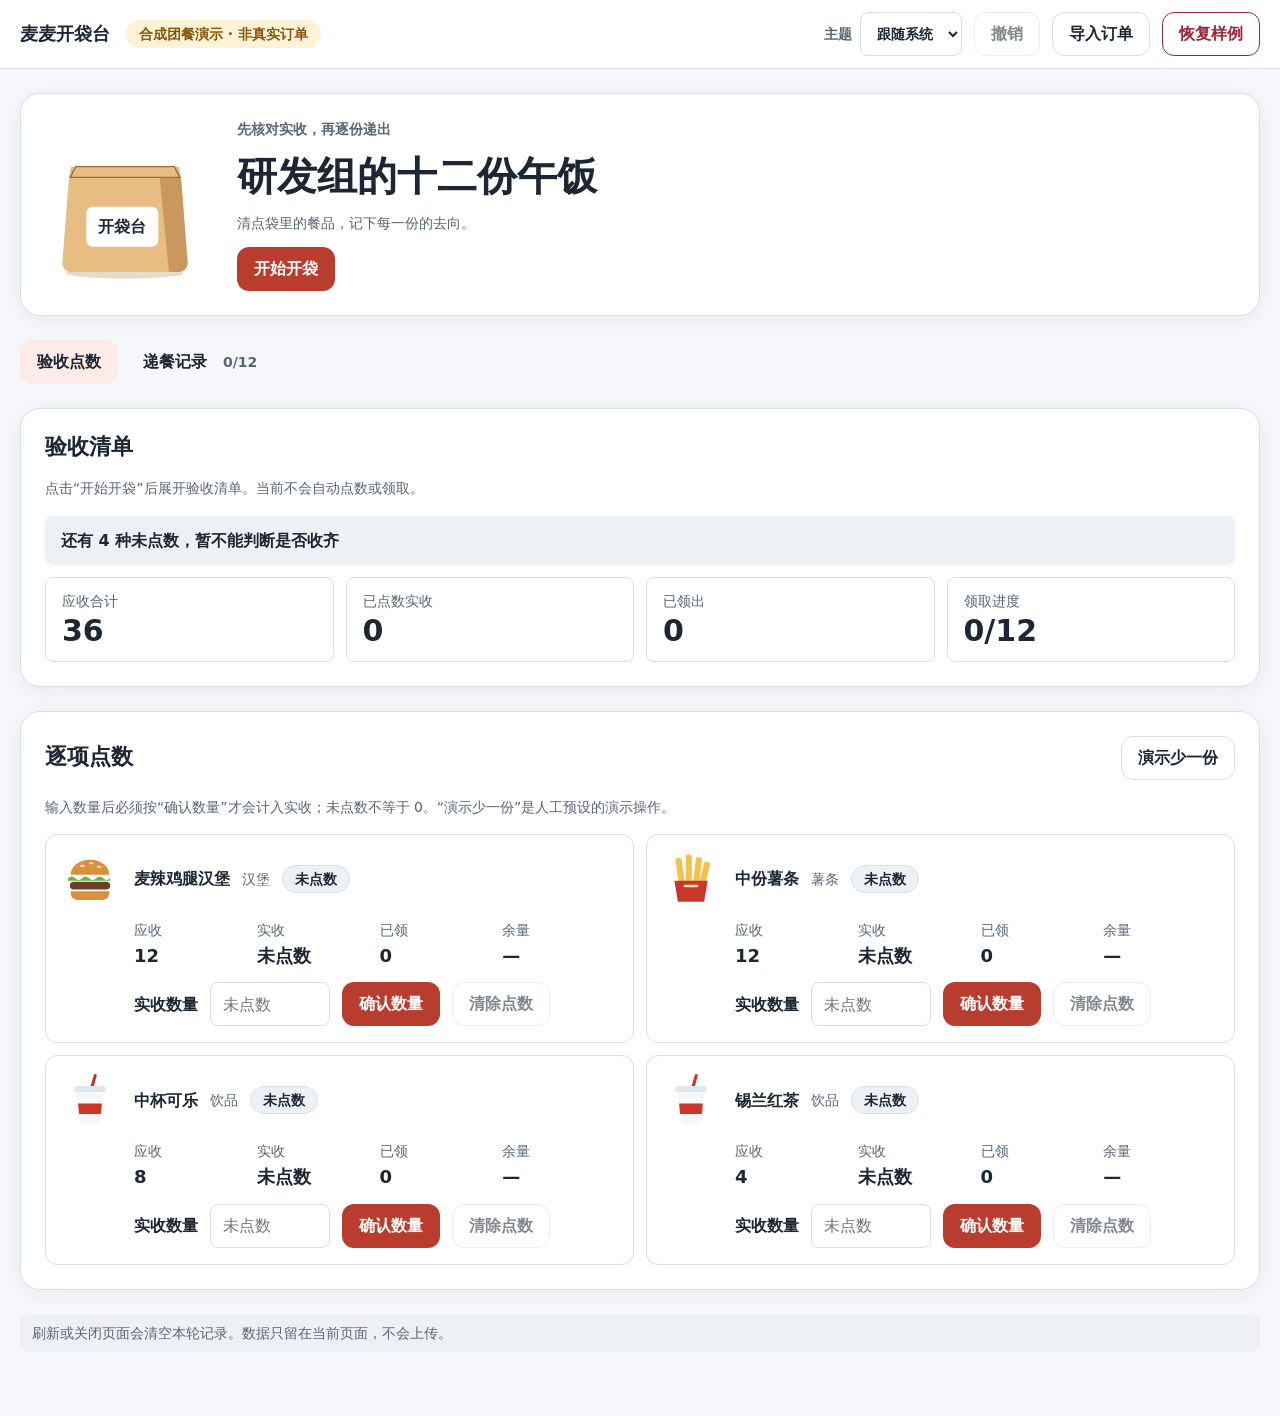
<file: prototype/index.html>
<!doctype html>
<html lang="zh-CN">
<head>
  <meta charset="utf-8">
  <meta name="viewport" content="width=device-width, initial-scale=1">
  <meta name="color-scheme" content="light dark">
  <meta name="description" content="多人团餐到货后的本地开袋验收与递餐记录。人工点数，看清缺件，记录每份餐的领取。">
  <link rel="icon" href="data:,">
  <title>麦麦开袋台</title>
  <link rel="stylesheet" href="styles.css">
</head>
<body>
  <svg class="sprite" aria-hidden="true" focusable="false">
    <symbol id="icon-burger" viewBox="0 0 64 64">
      <path d="M10 27c0-10 10-17 22-17s22 7 22 17z" fill="#d9903d"/>
      <path d="M22 17h3M32 14h3M41 18h3" stroke="#f6dfb0" stroke-width="2.4" stroke-linecap="round"/>
      <path d="M7 31q4-4 8 0t8 0 8 0 8 0 8 0 8 0v3H7z" fill="#6fae4b"/>
      <rect x="9" y="35" width="46" height="9" rx="4.5" fill="#6b3d27"/>
      <path d="M10 46h44v2c0 5-4 8-9 8H19c-5 0-9-3-9-8z" fill="#d9903d"/>
    </symbol>
    <symbol id="icon-fries" viewBox="0 0 64 64">
      <g fill="#f2c14e">
        <rect x="17" y="8" width="7" height="30" rx="2" transform="rotate(-8 20 30)"/>
        <rect x="26" y="4" width="7" height="34" rx="2"/>
        <rect x="35" y="7" width="7" height="31" rx="2" transform="rotate(7 38 30)"/>
        <rect x="43" y="12" width="7" height="26" rx="2" transform="rotate(14 46 30)"/>
      </g>
      <path d="M13 34h38l-4 24H17z" fill="#c9372c"/>
      <path d="M25 40h14" stroke="#ffe6a8" stroke-width="3" stroke-linecap="round"/>
    </symbol>
    <symbol id="icon-drink" viewBox="0 0 64 64">
      <path d="M38 4l-4 14" stroke="#c9372c" stroke-width="3.5" stroke-linecap="round"/>
      <rect x="14" y="16" width="36" height="7" rx="3" fill="#dfe6ee"/>
      <path d="M17 23h30l-3 33c0 2-2 4-4 4H24c-2 0-4-2-4-4z" fill="#f5f7fa"/>
      <path d="M18.4 36h27.2l-1.1 12H19.5z" fill="#c9372c"/>
    </symbol>
    <symbol id="icon-other" viewBox="0 0 64 64">
      <path d="M14 20h36l4 36H10z" fill="#e8bd84"/>
      <path d="M22 20c0-8 4-12 10-12s10 4 10 12" fill="none" stroke="#a16c32" stroke-width="3.5" stroke-linecap="round"/>
      <path d="M14 20h36l1 8H13z" fill="#a16c32"/>
    </symbol>
  </svg>
  <a class="skip" href="#main">跳到主要内容</a>

  <header class="topbar">
    <strong class="brand">麦麦开袋台</strong>
    <span id="source-badge" class="pill pill-synthetic">合成团餐演示 · 非真实订单</span>
    <div class="tools">
      <label class="theme">主题
        <select id="theme">
          <option value="system" selected>跟随系统</option>
          <option value="light">浅色</option>
          <option value="dark">深色</option>
        </select>
      </label>
      <button type="button" id="undo" class="btn btn-secondary" data-action="undo" disabled>撤销</button>
      <button type="button" class="btn btn-secondary" data-action="import-open">导入订单</button>
      <button type="button" class="btn btn-danger" data-action="reset">恢复样例</button>
    </div>
  </header>

  <main id="main">
    <section class="hero" aria-labelledby="order-title">
      <svg id="bag" class="bag" viewBox="0 0 240 230" role="img" aria-label="原创牛皮纸餐袋插画，开袋后露出汉堡、薯条和饮品">
        <ellipse class="bag-shadow" cx="120" cy="218" rx="88" ry="8"/>
        <g class="peek">
          <use href="#icon-fries" x="40" y="14" width="76" height="76"/>
          <use href="#icon-burger" x="98" y="4" width="84" height="84"/>
          <use href="#icon-drink" x="146" y="20" width="68" height="68"/>
        </g>
        <path class="bag-body" d="M36 74h168l10 128c0 8-6 14-14 14H40c-8 0-14-6-14-14z"/>
        <path class="bag-fold" d="M172 74h32l10 128c0 8-6 14-14 14h-14z"/>
        <rect class="bag-label" x="62" y="118" width="108" height="60" rx="10"/>
        <text class="bag-text" x="116" y="156" text-anchor="middle">开袋台</text>
        <path class="bag-fold" d="M36 74h168l-3-16H39z"/>
        <path class="flap" d="M46 58h148l8 16H38z"/>
      </svg>
      <div class="hero-text">
        <p class="eyebrow">先核对实收，再逐份递出</p>
        <h1 id="order-title">麦麦开袋台</h1>
        <p class="muted">清点袋里的餐品，记下每一份的去向。</p>
        <div class="hero-actions">
          <button type="button" id="start" class="btn btn-primary" data-action="open">开始开袋</button>
        </div>
        <p id="feedback" class="feedback" role="status" aria-live="polite"></p>
        <p id="error" class="feedback feedback-error" role="alert"></p>
      </div>
    </section>

    <nav class="work-tabs" aria-label="切换工作视图">
      <button class="btn view-button" id="view-count" data-action="view-count" aria-pressed="true" aria-controls="count-panel">验收点数</button>
      <button class="btn view-button" id="view-people" data-action="view-people" aria-pressed="false" aria-controls="people-panel">递餐记录 <span id="people-progress">0/12</span></button>
    </nav>
    <div class="layout">
      <div class="column" id="count-panel">
        <section class="panel" aria-labelledby="checklist-title">
          <h2 id="checklist-title" tabindex="-1">验收清单</h2>
          <div id="checklist" tabindex="-1"><div id="checklist-body"></div></div>
          <div id="counters"></div>
        </section>
        <section class="panel" aria-labelledby="rows-title">
          <div class="panel-head">
            <h2 id="rows-title">逐项点数</h2>
            <button type="button" id="demo-short" class="btn btn-secondary" data-action="demo-short">演示少一份</button>
          </div>
          <p class="muted">输入数量后必须按“确认数量”才会计入实收；未点数不等于 0。“演示少一份”是人工预设的演示操作。</p>
          <div id="rows"></div>
        </section>
      </div>
      <aside class="column" id="people-panel" aria-labelledby="people-title" hidden>
        <section class="panel">
          <h2 id="people-title">领餐人</h2>
          <div id="people"></div>
        </section>
      </aside>
    </div>
    <p class="memory-note muted">刷新或关闭页面会清空本轮记录。数据只留在当前页面，不会上传。</p>
  </main>

  <dialog id="import" aria-labelledby="import-title">
    <form method="dialog" class="dialog-head">
      <h2 id="import-title">导入本地订单 JSON</h2>
      <button type="submit" class="btn btn-secondary" value="cancel">关闭</button>
    </form>
    <div class="dialog-body">
      <p class="note">只提取商品和数量，忽略地址、电话、订单号等字段；原文只留在这个对话框，关闭后清空。</p>
      <label for="raw">订单 JSON</label>
      <textarea id="raw" rows="8" spellcheck="false" maxlength="1000000" autocomplete="off"></textarea>
      <div class="row-actions">
        <label for="file" class="sr">本地 JSON 文件</label>
        <input type="file" id="file" accept="application/json,.json">
        <button type="button" class="btn btn-secondary" data-action="import-sample">载入演示导入样例</button>
        <button type="button" class="btn btn-primary" data-action="import-check">检查订单</button>
      </div>
      <p id="import-error" class="feedback feedback-error" role="alert"></p>
      <div id="import-lines"></div>
    </div>
    <div class="dialog-foot">
      <p id="import-hint" class="muted">请先检查订单。</p>
      <p id="import-replace" class="note" tabindex="-1" hidden>这会替换当前清单及全部点数、领取记录，无法撤销。确认替换时请再按一次按钮。</p>
      <button type="button" id="import-go" class="btn btn-primary" data-action="import-confirm" disabled>确认生成应收清单</button>
    </div>
  </dialog>

  <dialog id="confirm" aria-labelledby="confirm-title" aria-describedby="confirm-text">
    <form method="dialog" class="dialog-body">
      <h2 id="confirm-title">确认操作</h2>
      <p id="confirm-text">请确认。</p>
      <div class="row-actions">
        <button type="submit" class="btn btn-secondary" value="cancel" autofocus>取消</button>
        <button type="submit" class="btn btn-danger" id="confirm-ok" value="ok">确认</button>
      </div>
    </form>
  </dialog>

  <noscript><p class="note">需要启用 JavaScript 才能使用开袋台。</p></noscript>
  <script type="module" src="app.mjs"></script>
</body>
</html>
</file>
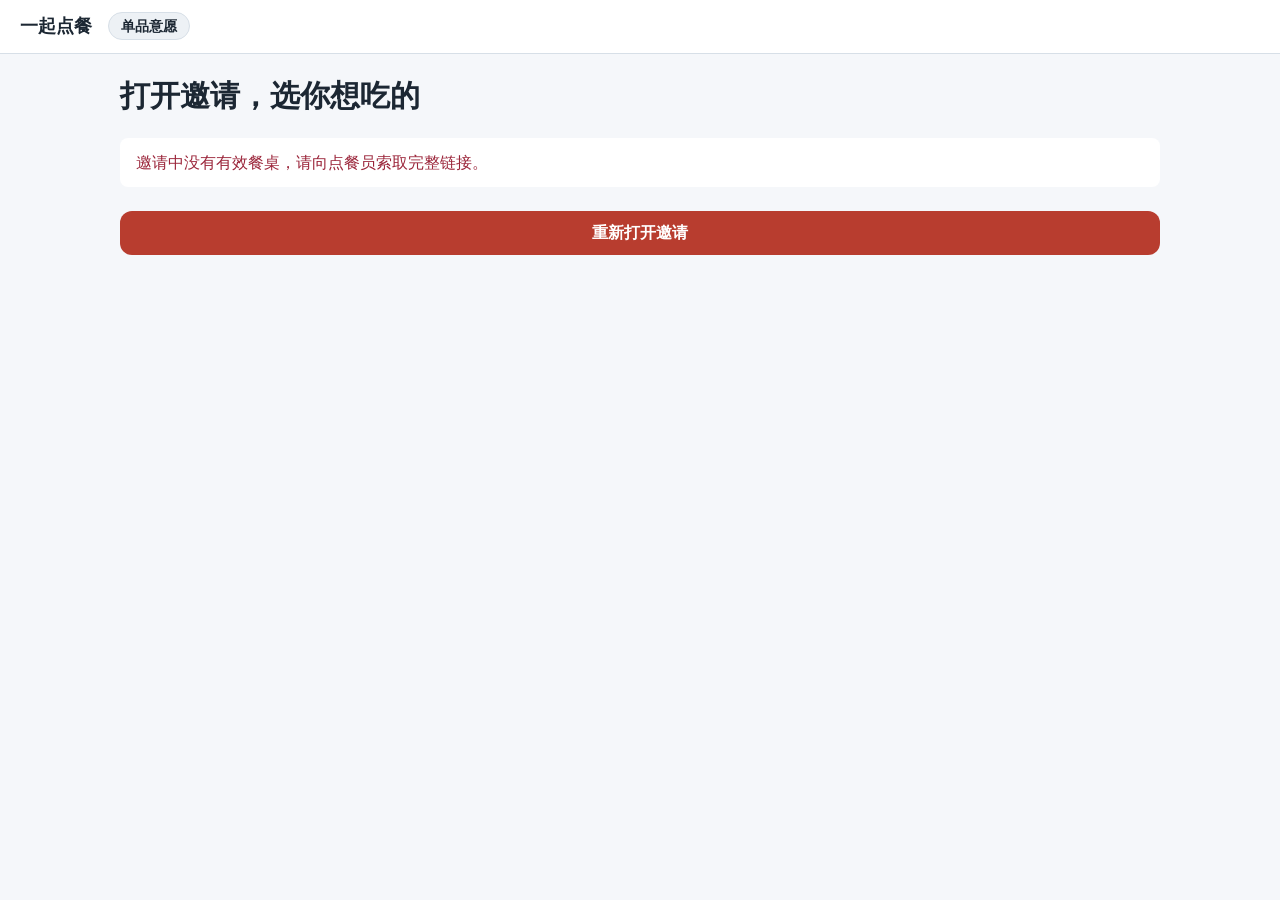
<file: prototype/join.html>
<!doctype html>
<html lang="zh-CN">
<head>
  <meta charset="utf-8">
  <meta name="viewport" content="width=device-width, initial-scale=1">
  <meta name="color-scheme" content="light dark">
  <meta name="description" content="从门店真实单品菜单中表达自己的点餐意愿，由点餐员统一搭配套餐并付款。">
  <link rel="icon" href="data:,">
  <link rel="stylesheet" href="styles.css">
  <link rel="stylesheet" href="group.css">
  <title>选你想吃的 · 一起点餐</title>
</head>
<body>
  <header class="topbar"><strong class="brand">一起点餐</strong><span id="member-mode" class="pill">单品意愿</span></header>
  <main id="join-app" class="join-main"><p role="status">正在打开邀请…</p></main>
  <script type="module" src="join.mjs"></script>
</body>
</html>
</file>
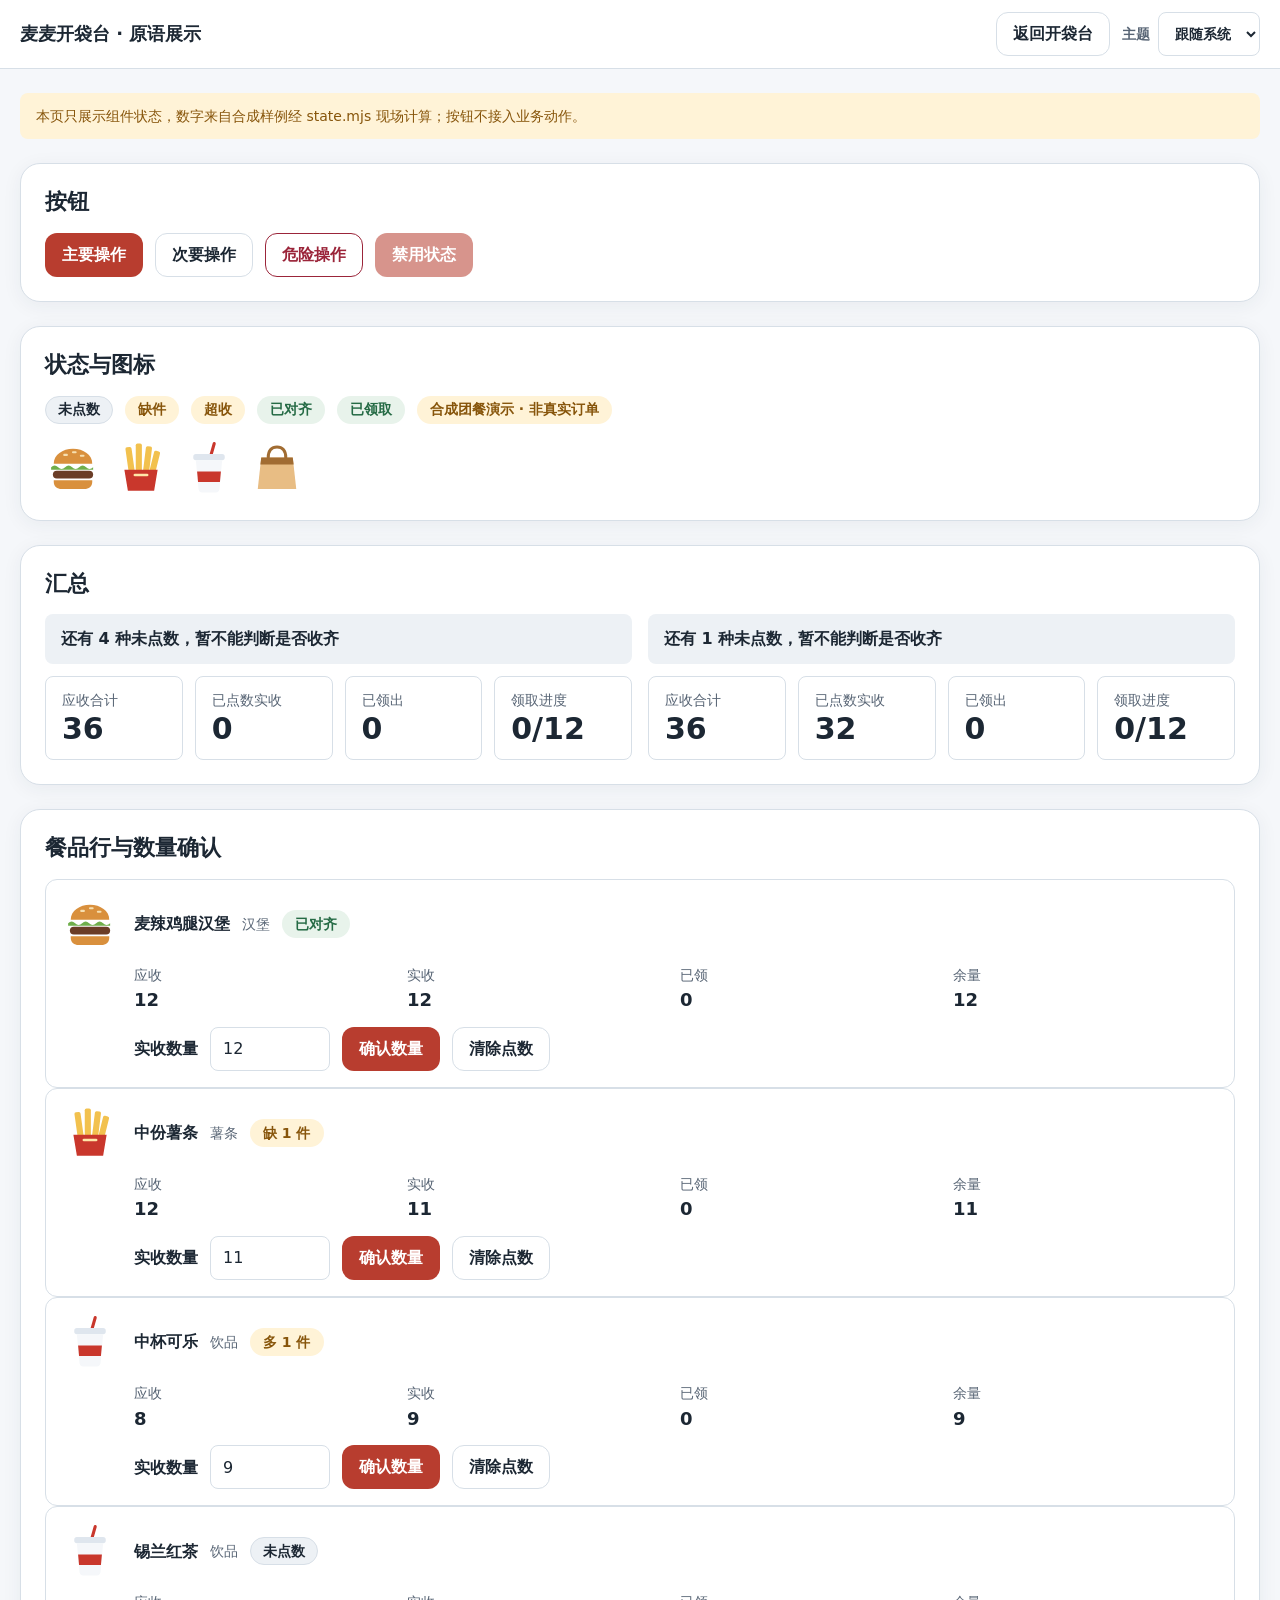
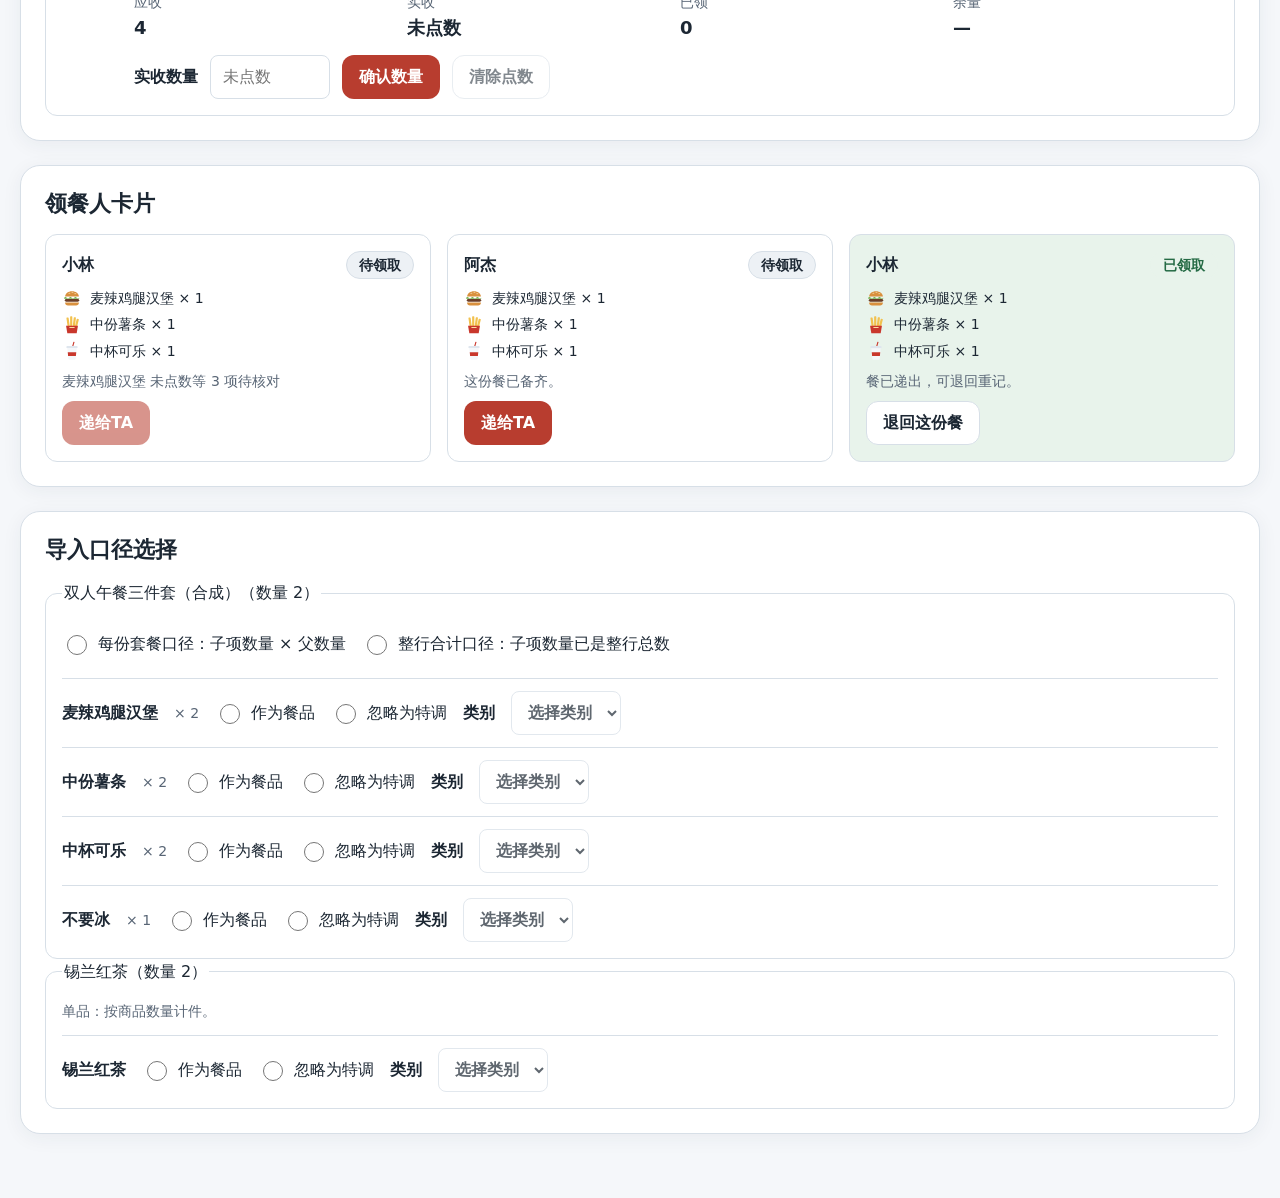
<file: prototype/showcase.html>
<!doctype html>
<html lang="zh-CN">
<head>
  <meta charset="utf-8">
  <meta name="viewport" content="width=device-width, initial-scale=1">
  <meta name="color-scheme" content="light dark">
  <link rel="icon" href="data:,">
  <title>麦麦开袋台 · 原语展示</title>
  <link rel="stylesheet" href="styles.css">
</head>
<body>
  <svg class="sprite" aria-hidden="true" focusable="false">
    <symbol id="icon-burger" viewBox="0 0 64 64">
      <path d="M10 27c0-10 10-17 22-17s22 7 22 17z" fill="#d9903d"/>
      <path d="M22 17h3M32 14h3M41 18h3" stroke="#f6dfb0" stroke-width="2.4" stroke-linecap="round"/>
      <path d="M7 31q4-4 8 0t8 0 8 0 8 0 8 0 8 0v3H7z" fill="#6fae4b"/>
      <rect x="9" y="35" width="46" height="9" rx="4.5" fill="#6b3d27"/>
      <path d="M10 46h44v2c0 5-4 8-9 8H19c-5 0-9-3-9-8z" fill="#d9903d"/>
    </symbol>
    <symbol id="icon-fries" viewBox="0 0 64 64">
      <g fill="#f2c14e">
        <rect x="17" y="8" width="7" height="30" rx="2" transform="rotate(-8 20 30)"/>
        <rect x="26" y="4" width="7" height="34" rx="2"/>
        <rect x="35" y="7" width="7" height="31" rx="2" transform="rotate(7 38 30)"/>
        <rect x="43" y="12" width="7" height="26" rx="2" transform="rotate(14 46 30)"/>
      </g>
      <path d="M13 34h38l-4 24H17z" fill="#c9372c"/>
      <path d="M25 40h14" stroke="#ffe6a8" stroke-width="3" stroke-linecap="round"/>
    </symbol>
    <symbol id="icon-drink" viewBox="0 0 64 64">
      <path d="M38 4l-4 14" stroke="#c9372c" stroke-width="3.5" stroke-linecap="round"/>
      <rect x="14" y="16" width="36" height="7" rx="3" fill="#dfe6ee"/>
      <path d="M17 23h30l-3 33c0 2-2 4-4 4H24c-2 0-4-2-4-4z" fill="#f5f7fa"/>
      <path d="M18.4 36h27.2l-1.1 12H19.5z" fill="#c9372c"/>
    </symbol>
    <symbol id="icon-other" viewBox="0 0 64 64">
      <path d="M14 20h36l4 36H10z" fill="#e8bd84"/>
      <path d="M22 20c0-8 4-12 10-12s10 4 10 12" fill="none" stroke="#a16c32" stroke-width="3.5" stroke-linecap="round"/>
      <path d="M14 20h36l1 8H13z" fill="#a16c32"/>
    </symbol>
  </svg>

  <header class="topbar">
    <strong class="brand">麦麦开袋台 · 原语展示</strong>
    <div class="tools">
      <a class="btn btn-secondary" href="index.html" style="display:inline-flex;align-items:center;text-decoration:none">返回开袋台</a>
      <label class="theme">主题
        <select id="theme">
          <option value="system" selected>跟随系统</option>
          <option value="light">浅色</option>
          <option value="dark">深色</option>
        </select>
      </label>
    </div>
  </header>

  <main>
    <p class="note">本页只展示组件状态，数字来自合成样例经 state.mjs 现场计算；按钮不接入业务动作。</p>
    <section class="panel"><h2>按钮</h2><div id="buttons" class="show-row"></div></section>
    <section class="panel"><h2>状态与图标</h2><div id="pills" class="show-row"></div><div id="icons" class="show-row"></div></section>
    <section class="panel"><h2>汇总</h2><div class="show-grid"><div id="sum-pending"></div><div id="sum-short"></div></div></section>
    <section class="panel"><h2>餐品行与数量确认</h2><div id="rows"></div></section>
    <section class="panel"><h2>领餐人卡片</h2><div class="show-grid"><ul id="card-blocked" class="people"></ul><ul id="card-ready" class="people"></ul><ul id="card-claimed" class="people"></ul></div></section>
    <section class="panel"><h2>导入口径选择</h2><div id="import"></div></section>
  </main>

  <script type="module">
    import { createDesk, reduceDesk, summarize } from "./state.mjs";
    import { inspectOrder } from "./order.mjs";
    import { demoOrder, rawDemoOrder } from "./sample.mjs";
    import { blankDecisions, button, countersView, foodRow, icon, importFields, personCard, pill } from "./render.mjs";

    const q = (s) => document.querySelector(s);
    const ui = { opened: true, drafts: {}, flash: null, addOpen: false, demoNote: false };
    const pending = createDesk(demoOrder);
    const receive = (s, it, delta) => reduceDesk(s, { type: "receive", itemId: it.id, quantity: it.expected + delta });
    const full = pending.items.reduce((s, it) => receive(s, it, 0), pending);
    const mixed = pending.items.reduce((s, it, i) => (i < 3 ? receive(s, it, [0, -1, 1][i]) : s), pending);
    const claimed = reduceDesk(full, { type: "claim", personId: full.people[0].id });
    const card = (sel, state, i) => q(sel).append(personCard(state.people[i], state, summarize(state), ui));

    q("#buttons").append(
      button("主要操作", { variant: "primary" }), button("次要操作"), button("危险操作", { variant: "danger" }),
      button("禁用状态", { variant: "primary", disabled: true }));
    q("#pills").append(pill("pending", "未点数"), pill("warning", "缺件"), pill("warning", "超收"), pill("success", "已对齐"), pill("success", "已领取"), pill("synthetic", "合成团餐演示 · 非真实订单"));
    q("#icons").append(...["burger", "fries", "drink", "other"].map((c) => icon(c, "icon icon-lg")));
    q("#sum-pending").append(countersView(summarize(pending), ui));
    q("#sum-short").append(countersView(summarize(mixed), ui));
    q("#rows").append(...summarize(mixed).rows.map((r) => foodRow(r, ui)));
    card("#card-blocked", pending, 0);
    card("#card-ready", full, 1);
    card("#card-claimed", claimed, 0);
    const inspection = inspectOrder(rawDemoOrder);
    q("#import").append(...importFields({ inspection, decisions: blankDecisions(inspection.lines) }));

    q("#theme").addEventListener("change", (ev) => {
      if (ev.target.value === "system") delete document.documentElement.dataset.theme;
      else document.documentElement.dataset.theme = ev.target.value;
    });
  </script>
</body>
</html>
</file>
<file: prototype/styles.css>
/* 麦麦开袋台：令牌来自 DESIGN.md；颜色只在令牌与原创插画中出现。 */
:root {
  color-scheme: light dark;
  --canvas: light-dark(#f5f7fa, #171c22);
  --surface: light-dark(#ffffff, #222a33);
  --surface-soft: light-dark(#edf1f5, #2c3540);
  --ink: light-dark(#1c2733, #f1f4f7);
  --muted: light-dark(#586575, #b4c0cd);
  --line: light-dark(#d7dfe7, #475564);
  --accent: light-dark(#b83d2f, #f4a190);
  --accent-ink: light-dark(#ffffff, #32130e);
  --accent-soft: light-dark(#fcebe6, #472f2c);
  --success: light-dark(#256b45, #8cdbad);
  --success-soft: light-dark(#e8f3eb, #263b31);
  --warning: light-dark(#87550b, #f0c579);
  --warning-soft: light-dark(#fff3d7, #423723);
  --danger: light-dark(#9b253a, #ffb0bf);
  --bag: light-dark(#e8bd84, #bb925e);
  --bag-dark: light-dark(#a16c32, #754c28);
  --focus: light-dark(#1f5fbf, #8ab8ff);
  --scrim: rgb(10 20 30 / 55%);
  --font: "Segoe UI", "Microsoft YaHei", "PingFang SC", system-ui, sans-serif;
  --text-sm: 14px; --text-base: 16px; --text-lg: 18px; --text-xl: 22px; --text-2xl: 30px; --text-hero: 40px;
  --s1: 4px; --s2: 8px; --s3: 12px; --s4: 16px; --s5: 20px; --s6: 24px; --s7: 32px; --s8: 40px; --s9: 48px; --s10: 64px;
  --r-input: 8px; --r-btn: 12px; --r-panel: 20px;
  --shadow: 0 4px 20px rgb(35 54 75 / 6%);
  --motion-fast: 120ms; --motion-normal: 220ms; --motion-emphasis: 360ms;
  --ease: cubic-bezier(0.2, 0.7, 0.2, 1);
}
:root[data-theme="light"] { color-scheme: light; }
:root[data-theme="dark"] { color-scheme: dark; }

*, *::before, *::after { box-sizing: border-box; }
[hidden] { display: none !important; }
body { margin: 0; background: var(--canvas); color: var(--ink); font: var(--text-base)/1.6 var(--font); font-variant-numeric: tabular-nums; }
h1, h2, p, dl, dd, ul, ol { margin: 0; padding: 0; }
ul, ol { list-style: none; }
h1 { font-size: var(--text-hero); line-height: 1.2; }
h2 { font-size: var(--text-xl); line-height: 1.3; }
.muted { color: var(--muted); font-size: var(--text-sm); }
.sprite { position: absolute; width: 0; height: 0; overflow: hidden; }
.sr { position: absolute; width: 1px; height: 1px; overflow: hidden; clip-path: inset(50%); white-space: nowrap; }
.skip { position: absolute; left: var(--s2); top: -64px; z-index: 200; padding: var(--s3) var(--s4); background: var(--surface); border-radius: var(--r-btn); }
.skip:focus { top: var(--s2); }
:focus-visible { outline: 3px solid var(--focus); outline-offset: 2px; }

/* 顶部条 */
.topbar { position: sticky; top: 0; z-index: 10; display: flex; flex-wrap: wrap; align-items: center; gap: var(--s3) var(--s4); padding: var(--s3) var(--s5); background: var(--surface); border-bottom: 1px solid var(--line); }
.brand { font-size: var(--text-lg); }
.tools { display: flex; flex-wrap: wrap; align-items: center; gap: var(--s2) var(--s3); margin-left: auto; }
.theme { display: inline-flex; align-items: center; gap: var(--s2); font-size: var(--text-sm); color: var(--muted); }

/* 按钮与表单控件 */
.btn { display: inline-flex; align-items: center; justify-content: center; gap: var(--s2); min-height: 44px; min-width: 44px; padding: 0 var(--s4); border: 1px solid var(--line); border-radius: var(--r-btn); background: var(--surface); color: var(--ink); font: 600 var(--text-base)/1 var(--font); white-space: nowrap; cursor: pointer; transition: transform var(--motion-fast) var(--ease), background-color var(--motion-fast) var(--ease), filter var(--motion-fast) var(--ease); }
.btn:hover:not(:disabled) { background: var(--surface-soft); }
.btn:active:not(:disabled) { transform: translateY(1px); }
.btn:disabled { opacity: 0.55; cursor: not-allowed; }
.btn-primary { background: var(--accent); border-color: transparent; color: var(--accent-ink); }
.btn-primary:hover:not(:disabled) { background: var(--accent); filter: brightness(1.1); }
.btn-danger { border-color: var(--danger); color: var(--danger); }
input, select, textarea { min-height: 44px; padding: var(--s2) var(--s3); border: 1px solid var(--line); border-radius: var(--r-input); background: var(--surface); color: var(--ink); font: inherit; max-width: 100%; }
textarea { width: 100%; min-height: 160px; font-family: ui-monospace, "Cascadia Mono", monospace; font-size: var(--text-sm); resize: vertical; }
input[type="radio"] { min-height: 0; width: 20px; height: 20px; accent-color: var(--accent); }
input[type="file"] { max-width: 100%; font-size: var(--text-sm); }
label { font-weight: 600; }

/* 状态 */
.pill { display: inline-flex; align-items: center; min-height: 28px; padding: 0 var(--s3); border: 1px solid var(--line); border-radius: 999px; background: var(--surface-soft); color: var(--ink); font-size: var(--text-sm); font-weight: 600; white-space: nowrap; }
.pill-success { background: var(--success-soft); border-color: transparent; color: var(--success); }
.pill-warning, .pill-synthetic { background: var(--warning-soft); border-color: transparent; color: var(--warning); }
.pill-imported { background: var(--accent-soft); border-color: transparent; color: var(--ink); }
.banner { padding: var(--s3) var(--s4); border-radius: var(--r-input); font-weight: 600; background: var(--surface-soft); }
.banner-success { background: var(--success-soft); color: var(--success); }
.banner-warning { background: var(--warning-soft); color: var(--warning); }
.note { padding: var(--s3) var(--s4); border-radius: var(--r-input); background: var(--warning-soft); color: var(--warning); font-size: var(--text-sm); }
.feedback { min-height: 0; font-weight: 600; color: var(--success); }
.feedback-error { color: var(--danger); }
.feedback:empty { display: none; }

/* 版面 */
main { max-width: 1320px; margin: 0 auto; padding: var(--s6) var(--s5) var(--s10); display: grid; gap: var(--s6); }
.hero { display: grid; grid-template-columns: minmax(120px, 160px) minmax(0, 1fr); gap: var(--s7); align-items: center; padding: var(--s6); background: var(--surface); border: 1px solid var(--line); border-radius: var(--r-panel); box-shadow: var(--shadow); }
.hero-text { display: grid; gap: var(--s3); justify-items: start; }
.eyebrow { color: var(--muted); font-size: var(--text-sm); font-weight: 600; }
.memory-note { padding: var(--s2) var(--s3); border-left: 0; border-radius: var(--r-input); background: var(--surface-soft); }
.layout { min-width: 0; }
.work-tabs { display: flex; flex-wrap: wrap; gap: var(--s2); align-items: center; }
.view-button { border-color: transparent; background: transparent; }
.view-button[aria-pressed="true"] { background: var(--accent-soft); color: var(--ink); }
#people-progress { margin-left: var(--s2); color: var(--muted); font-size: var(--text-sm); }
.column { display: grid; gap: var(--s6); min-width: 0; }
.panel { display: grid; gap: var(--s4); padding: var(--s6); background: var(--surface); border: 1px solid var(--line); border-radius: var(--r-panel); box-shadow: var(--shadow); min-width: 0; }
.panel-head { display: flex; flex-wrap: wrap; align-items: center; justify-content: space-between; gap: var(--s3); }
#checklist:focus { outline: none; }
#checklist:focus-visible { outline: 3px solid var(--focus); }

/* 清单与汇总 */
.steps { display: grid; grid-template-columns: repeat(4, minmax(0, 1fr)); gap: var(--s2); }
.steps li { display: grid; grid-template-columns: 56px minmax(0, 1fr); gap: 0 var(--s3); padding: var(--s3); border-radius: var(--r-input); background: var(--surface-soft); }
.steps li .muted { grid-column: 2; }
.steps li.done { background: var(--success-soft); }
.mark { grid-row: span 2; align-self: center; font-size: var(--text-sm); font-weight: 700; color: var(--muted); }
.done .mark { color: var(--success); }
.counters { display: grid; gap: var(--s3); }
.stats { display: grid; grid-template-columns: repeat(4, minmax(0, 1fr)); gap: var(--s3); }
.stat { padding: var(--s3) var(--s4); border: 1px solid var(--line); border-radius: var(--r-input); }
.stat dt { color: var(--muted); font-size: var(--text-sm); }
.stat dd { font-size: var(--text-2xl); font-weight: 700; line-height: 1.2; }

/* 餐品行 */
.rows { display: grid; grid-template-columns: repeat(2, minmax(0, 1fr)); gap: var(--s3); }
.row { display: grid; grid-template-columns: 56px minmax(0, 1fr); gap: var(--s3) var(--s4); padding: var(--s4); border: 1px solid var(--line); border-radius: var(--r-btn); }
.row > .nums, .row > .qty { grid-column: 2; }
.icon { width: 28px; height: 28px; flex: none; }
.icon-lg { width: 56px; height: 56px; }
.row-name { display: flex; flex-wrap: wrap; align-items: center; gap: var(--s2) var(--s3); }
.nums { display: grid; grid-template-columns: repeat(4, minmax(0, 1fr)); gap: var(--s2); }
.nums dt { color: var(--muted); font-size: var(--text-sm); }
.nums dd { font-size: var(--text-lg); font-weight: 700; }
.qty { display: flex; flex-wrap: wrap; align-items: center; gap: var(--s2) var(--s3); }
.qty input { width: 120px; }

/* 领餐人 */
.people { display: grid; grid-template-columns: repeat(auto-fit, minmax(min(250px, 100%), 1fr)); gap: var(--s3); }
.person { position: relative; display: grid; gap: var(--s2); padding: var(--s4); border: 1px solid var(--line); border-radius: var(--r-btn); overflow: hidden; }
.person.is-claimed { background: var(--success-soft); }
.person-head, .actions, .row-actions { display: flex; flex-wrap: wrap; align-items: center; gap: var(--s2) var(--s3); }
.person-head { justify-content: space-between; }
.wants { display: grid; gap: var(--s1); }
.wants li, .want { display: flex; align-items: center; gap: var(--s2); }
.wants .icon { width: 20px; height: 20px; }
.wants { font-size: var(--text-sm); }
.stamp { position: absolute; right: var(--s4); top: var(--s3); padding: var(--s1) var(--s3); border: 2px solid var(--success); border-radius: var(--r-input); color: var(--success); font-weight: 800; transform: rotate(-8deg); animation: stamp var(--motion-emphasis) var(--ease); }
.add, .info { border-top: 1px solid var(--line); padding-top: var(--s4); margin-top: var(--s4); }
summary { min-height: 44px; display: flex; align-items: center; font-weight: 700; cursor: pointer; }
.add-form { display: grid; gap: var(--s3); padding-top: var(--s3); }
.add-form fieldset, .imp-line { display: grid; gap: var(--s3); margin: 0; padding: var(--s4); border: 1px solid var(--line); border-radius: var(--r-btn); min-width: 0; }
.want label { flex: 1; font-weight: 400; }
.want input { width: 88px; }
.info ul { display: grid; gap: var(--s2); padding-left: var(--s5); list-style: disc; color: var(--muted); font-size: var(--text-sm); }

/* 对话框 */
dialog { width: min(720px, calc(100vw - 24px)); max-height: calc(100dvh - 24px); padding: 0; border: 1px solid var(--line); border-radius: var(--r-panel); background: var(--surface); color: var(--ink); overflow: auto; }
dialog::backdrop { background: var(--scrim); }
.dialog-head, .dialog-foot { display: flex; flex-wrap: wrap; align-items: center; justify-content: space-between; gap: var(--s3); padding: var(--s4) var(--s6); }
.dialog-foot { position: sticky; bottom: 0; background: var(--surface); border-top: 1px solid var(--line); }
.dialog-foot > .note { flex-basis: 100%; }
.dialog-body { display: grid; gap: var(--s3); padding: var(--s4) var(--s6); }
#import-lines { display: grid; gap: var(--s3); }
.imp-child { display: flex; flex-wrap: wrap; align-items: center; gap: var(--s2) var(--s4); padding-top: var(--s3); border-top: 1px solid var(--line); }
.choice { display: inline-flex; align-items: center; gap: var(--s2); min-height: 44px; font-weight: 400; }
.scope, .inc, .cat { display: flex; flex-wrap: wrap; gap: var(--s2) var(--s4); align-items: center; }

/* 餐袋插画 */
.bag { width: 100%; height: auto; overflow: visible; }
.bag-shadow { fill: var(--bag-dark); opacity: 0.25; }
.bag-body { fill: var(--bag); }
.bag-fold { fill: var(--bag-dark); opacity: 0.45; }
.bag-label { fill: var(--surface); }
.bag-text { fill: var(--ink); font: 700 24px var(--font); }
.flap { fill: var(--bag); stroke: var(--bag-dark); stroke-width: 2; transform-origin: 120px 58px; transition: transform var(--motion-emphasis) var(--ease); }
.peek { transform: translateY(72px); transition: transform var(--motion-emphasis) var(--ease); }
.bag.open .peek { transform: none; }
.bag.open .flap { transform: translateY(-8px) scaleY(0.45); }

/* 动效：只在操作发生时使用 transform/opacity */
.flash { animation: pop var(--motion-emphasis) var(--ease); }
.reveal { animation: rise var(--motion-normal) var(--ease); }
@keyframes pop { from { transform: scale(0.98); opacity: 0.6; } to { transform: none; opacity: 1; } }
@keyframes rise { from { transform: translateY(-6px); opacity: 0; } to { transform: none; opacity: 1; } }
@keyframes stamp { from { transform: rotate(-8deg) scale(1.6); opacity: 0; } to { transform: rotate(-8deg); opacity: 1; } }
@keyframes fade { from { opacity: 0; } to { opacity: 1; } }
@media (prefers-reduced-motion: reduce) {
  .flash, .reveal, .stamp { animation: fade var(--motion-normal) linear; }
  .btn, .flap, .peek { transition: opacity var(--motion-normal) linear; }
  .btn:active:not(:disabled) { transform: none; }
  .peek { transform: none; opacity: 0; }
  .bag.open .peek { opacity: 1; }
  .bag.open .flap { transform: none; opacity: 0.6; }
  .stamp { transform: rotate(-8deg); }
}

/* 窄屏 */
@media (max-width: 900px) {
  main { padding: var(--s4) var(--s3) var(--s9); }
  .layout { grid-template-columns: minmax(0, 1fr); }
  .hero { grid-template-columns: minmax(0, 1fr); gap: var(--s4); padding: var(--s4); }
  .bag { max-width: 180px; margin: 0 auto; }
  h1 { font-size: var(--text-2xl); }
  .panel { padding: var(--s4); }
  .rows { grid-template-columns: minmax(0, 1fr); }
  .steps { grid-template-columns: repeat(2, minmax(0, 1fr)); }
  .stats { grid-template-columns: repeat(2, minmax(0, 1fr)); }
  .topbar { padding: var(--s3); }
  .tools { margin-left: 0; }
  .row { grid-template-columns: minmax(0, 1fr); }
  .row > .nums, .row > .qty { grid-column: 1; }
  .nums { grid-template-columns: repeat(2, minmax(0, 1fr)); }
}

/* 展示页 */
.show-grid { display: grid; gap: var(--s4); grid-template-columns: repeat(auto-fit, minmax(260px, 1fr)); align-items: start; }
.show-row { display: flex; flex-wrap: wrap; gap: var(--s3); align-items: center; }

@media (max-width: 600px) {
  .topbar { position: static; }
  .hero { grid-template-columns: 80px minmax(0, 1fr); gap: var(--s3); }
  .hero h1 { font-size: var(--text-xl); overflow-wrap: anywhere; }
  .bag { max-width: 100px; }
  .steps { grid-template-columns: minmax(0, 1fr); }
  .row-name strong, .person-head strong { overflow-wrap: anywhere; }
}
</file>
<file: prototype/group.css>
:root { --photo-paper: #fff; }
.group-heading { display: grid; gap: var(--s2); }
.group-heading h1 { font-size: var(--text-2xl); }
.group-box h3 { margin: 0; font-size: var(--text-lg); line-height: 1.5; }
.group-grid { display: grid; grid-template-columns: repeat(auto-fit, minmax(min(300px, 100%), 1fr)); gap: var(--s4); align-items: start; }
.group-form { display: grid; gap: var(--s3); }
.group-form label { display: grid; gap: var(--s2); }
.group-actions { display: flex; flex-wrap: wrap; gap: var(--s2); align-items: center; }
.group-error { padding: var(--s3) var(--s4); color: var(--danger); background: var(--surface); border-radius: var(--r-input); overflow-wrap: anywhere; }
.group-stage { display: flex; flex-wrap: wrap; gap: var(--s2); }
.group-stage span { padding: var(--s2) var(--s3); border-radius: var(--r-input); color: var(--muted); background: var(--surface-soft); }
.group-stage .current { color: var(--ink); background: var(--accent-soft); font-weight: 700; }
.group-list { display: grid; gap: var(--s3); }
.group-list > li { display: grid; gap: var(--s2); padding: var(--s3) 0; border-bottom: 1px solid var(--line); }
.group-list > li:last-child { border-bottom: 0; }
.group-list .btn { justify-self: start; }
.group-price { font-size: var(--text-2xl); font-weight: 800; }
.group-kicker { color: var(--muted); font-size: var(--text-sm); }
.group-extras { background: var(--warning-soft); color: var(--warning); padding: var(--s3); border-radius: var(--r-input); }
.group-box { padding: var(--s4); border-radius: var(--r-btn); background: var(--surface-soft); display: grid; gap: var(--s2); }
.group-form input:not([type="checkbox"]), .group-form select { width: 100%; min-width: 0; }
.group-form input[type="checkbox"] { min-height: 24px; width: 24px; margin: 0; flex: none; }
.group-form .check-label { display: flex; align-items: center; min-height: 44px; gap: var(--s3); font-weight: 400; }
.group-source { color: var(--warning); background: var(--warning-soft); padding: var(--s3) var(--s4); border-radius: var(--r-input); }
.join-main { max-width: 1080px; }
.menu-tools { display: grid; gap: var(--s3); }
.menu-tabs { display: flex; flex-wrap: wrap; gap: var(--s2); }
.menu-tabs .btn { background: transparent; border-color: transparent; }
.menu-tabs .btn[aria-pressed="true"] { background: var(--accent-soft); color: var(--ink); }
.menu-tabs small { margin-left: var(--s1); font-size: var(--text-sm); color: var(--muted); }
.menu-items { display: grid; grid-template-columns: repeat(auto-fit, minmax(min(250px, 100%), 1fr)); gap: var(--s3); }
.menu-item { display: grid; gap: var(--s3); padding: var(--s4); border-radius: var(--r-btn); border: 1px solid var(--line); background: var(--surface); }
.menu-item h3 { margin: 0; font-size: var(--text-lg); line-height: 1.5; overflow-wrap: anywhere; }
.menu-item.chosen { background: var(--accent-soft); }
.menu-counter { display: flex; gap: var(--s2); align-items: center; }
.menu-counter input { width: 72px; text-align: center; }
.wish-summary { display: grid; gap: var(--s2); background: var(--surface-soft); padding: var(--s4); border-radius: var(--r-btn); }
.wish-summary ul { display: grid; gap: var(--s2); }
.wish-summary li { display: flex; gap: var(--s2); align-items: center; flex-wrap: wrap; }
.wish-summary li strong { flex: 1; overflow-wrap: anywhere; }
.wish-summary .btn { padding-inline: var(--s3); }
.member-submit { position: sticky; bottom: 0; display: flex; flex-wrap: wrap; align-items: center; justify-content: space-between; gap: var(--s3); padding: var(--s3) var(--s4); background: var(--surface); border: 1px solid var(--line); border-radius: var(--r-btn); box-shadow: var(--shadow); }
.member-submit p { flex: 1; }
.group-id { overflow-wrap: anywhere; font-family: ui-monospace, monospace; font-size: var(--text-sm); }
.store-picker { margin: 0; padding: var(--s4); border: 1px solid var(--line); border-radius: var(--r-btn); min-width: 0; }
.store-picker legend { font-weight: 700; }
.store-grid { display: grid; gap: var(--s3); grid-template-columns: repeat(auto-fit, minmax(min(280px, 100%), 1fr)); }
.store-card { display: grid; align-content: start; gap: var(--s3); padding: var(--s4); border-radius: var(--r-btn); background: var(--surface-soft); }
.store-card:has(input:checked) { background: var(--accent-soft); }
.group-form .store-choice { display: flex; flex-direction: row; align-items: center; min-height: 44px; gap: var(--s3); }
.group-form .store-choice input[type="radio"] { flex: none; width: 22px; height: 22px; min-height: 22px; }
.store-card p, .store-choice strong { overflow-wrap: anywhere; }
.store-card .pill, .store-card .btn { justify-self: start; }
.store-map-link { color: var(--ink); text-decoration: underline; text-underline-offset: 4px; padding-block: var(--s2); min-height: 44px; display: inline-flex; align-items: center; }
.menu-photo { display: grid; position: relative; aspect-ratio: 4 / 3; border-radius: var(--r-input); background: var(--surface-soft); overflow: hidden; }
.menu-photo > * { grid-area: 1 / 1; }
.menu-photo img { position: absolute; inset: 0; display: block; width: 100%; height: 100%; object-fit: contain; background: var(--photo-paper); }
.menu-photo-fallback { display: grid; place-items: center; font-size: var(--text-sm); color: var(--muted); padding: var(--s3); }
.menu-photo:not(.is-loaded) img { opacity: 0; }
.menu-photo.is-loaded { background: var(--photo-paper); }
.fulfillment-options { display: flex; flex-wrap: wrap; gap: var(--s3); }
.fulfillment-options .btn[aria-pressed="true"] { background: var(--accent-soft); color: var(--ink); }
.group-form .address-choice { display: flex; flex-direction: row; gap: var(--s3); align-items: start; padding: var(--s3); min-height: 44px; }
.group-form .address-choice input[type="radio"] { width: 22px; min-height: 22px; height: 22px; flex: none; margin-top: var(--s1); }
.address-choice:has(input:checked) { background: var(--accent-soft); border-radius: var(--r-input); }
.delivery-address { display: grid; gap: var(--s2); padding: var(--s3); background: var(--surface-soft); border-radius: var(--r-input); overflow-wrap: anywhere; }
.store-distance { font-weight: 600; }
@media (max-width: 600px) {
  .group-heading h1 { font-size: var(--text-xl); }
  .menu-items { grid-template-columns: minmax(0, 1fr); }
  .menu-tabs .btn { padding-inline: var(--s3); }
  .member-submit { bottom: env(safe-area-inset-bottom, 0px); }
  .member-submit .btn { width: 100%; }
}
</file>
